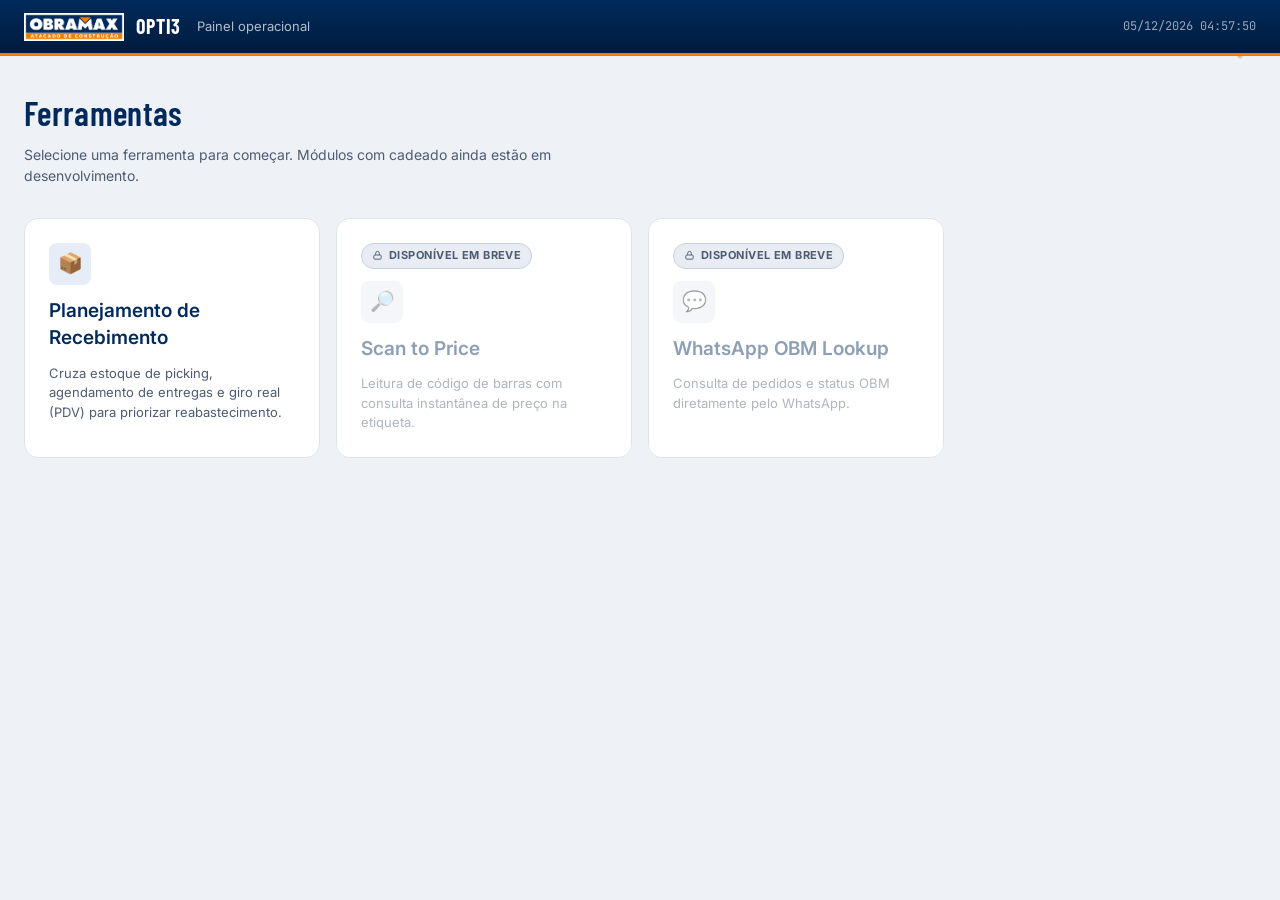
<file: index.html>
<!DOCTYPE html>
<html lang="pt-BR">
<head>
<meta charset="UTF-8">
<meta name="viewport" content="width=device-width, initial-scale=1.0">
<title>OPTI3 · Painel Operacional</title>
<link rel="stylesheet" href="assets/css/tokens.css">
<link rel="stylesheet" href="assets/css/base.css">
<link rel="stylesheet" href="assets/css/components.css">
<link rel="icon" href="assets/img/obramax-mark.png">
<script src="assets/js/config.js"></script>
</head>
<body>
<div class="scanlines"></div>

<header class="topbar">
  <a href="index.html" class="topbar__mark"><img src="assets/img/obramax-logo.png" alt="Obramax" class="topbar__logo"> OPTI3</a>
  <span class="topbar__crumbs">Painel operacional</span>
  <div class="topbar__spacer"></div>
  <span class="topbar__meta" id="relogio"></span>
</header>

<main class="page">
  <section style="margin-bottom:var(--sp-6);">
    <h1 style="font-size:34px;">Ferramentas</h1>
    <p class="u-muted" style="max-width:640px; margin-top:8px;">
      Selecione uma ferramenta para começar. Módulos com cadeado ainda estão em desenvolvimento.
    </p>
  </section>

  <section class="tool-grid" id="grid-ferramentas"></section>
</main>

<script>
  function atualizarRelogio() {
    const el = document.getElementById("relogio");
    const agora = new Date();
    el.textContent = agora.toLocaleDateString("pt-BR") + "  " + agora.toLocaleTimeString("pt-BR");
  }
  atualizarRelogio();
  setInterval(atualizarRelogio, 1000);

  function iconeCadeado() {
    return '<svg viewBox="0 0 24 24" fill="none" stroke="currentColor" stroke-width="2"><rect x="4" y="11" width="16" height="9" rx="2"/><path d="M8 11V7a4 4 0 0 1 8 0v4"/></svg>';
  }

  const grid = document.getElementById("grid-ferramentas");
  window.TITAN_CONFIG.FERRAMENTAS.forEach((f) => {
    const bloqueado = f.status === "bloqueado";
    const card = document.createElement(bloqueado ? "div" : "a");
    if (!bloqueado) card.href = f.href;
    card.className = "tool-card" + (bloqueado ? " tool-card--locked" : "");
    card.innerHTML = `
      ${bloqueado ? `<span class="lock-pill">${iconeCadeado()} Disponível em breve</span>` : ""}
      <div class="tool-card__icon">${f.icone}</div>
      <div class="tool-card__title">${f.nome}</div>
      <div class="tool-card__desc">${f.descricao}</div>
    `;
    grid.appendChild(card);
  });
</script>
</body>
</html>
</file>
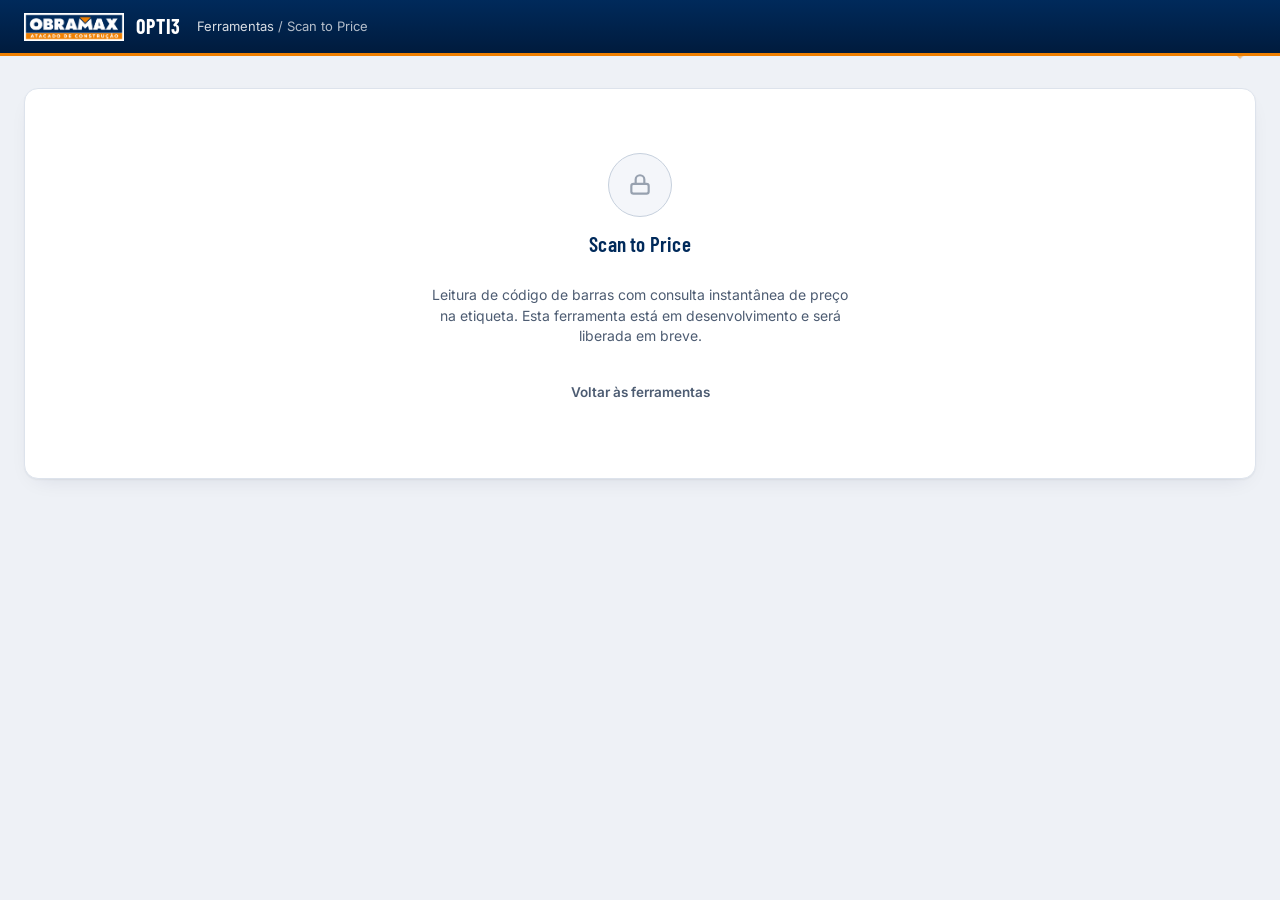
<file: modules/scan-to-price/index.html>
<!DOCTYPE html>
<html lang="pt-BR">
<head>
<meta charset="UTF-8">
<meta name="viewport" content="width=device-width, initial-scale=1.0">
<title>Scan to Price · OPTI3</title>
<link rel="stylesheet" href="../../assets/css/tokens.css">
<link rel="stylesheet" href="../../assets/css/base.css">
<link rel="stylesheet" href="../../assets/css/components.css">
<link rel="icon" href="../../assets/img/obramax-mark.png">
</head>
<body>
<div class="scanlines"></div>
<header class="topbar">
  <a href="../../index.html" class="topbar__mark"><img src="../../assets/img/obramax-logo.png" alt="Obramax" class="topbar__logo"> OPTI3</a>
  <span class="topbar__crumbs"><a href="../../index.html">Ferramentas</a> / Scan to Price</span>
</header>
<main class="page">
  <div class="card card--pad locked-panel">
    <div class="locked-panel__icon">
      <svg width="26" height="26" viewBox="0 0 24 24" fill="none" stroke="currentColor" stroke-width="2"><rect x="4" y="11" width="16" height="9" rx="2"/><path d="M8 11V7a4 4 0 0 1 8 0v4"/></svg>
    </div>
    <h2>Scan to Price</h2>
    <p class="u-muted" style="max-width:420px;">
      Leitura de código de barras com consulta instantânea de preço na etiqueta.
      Esta ferramenta está em desenvolvimento e será liberada em breve.
    </p>
    <a href="../../index.html" class="btn btn--ghost">Voltar às ferramentas</a>
  </div>
</main>
</body>
</html>
</file>
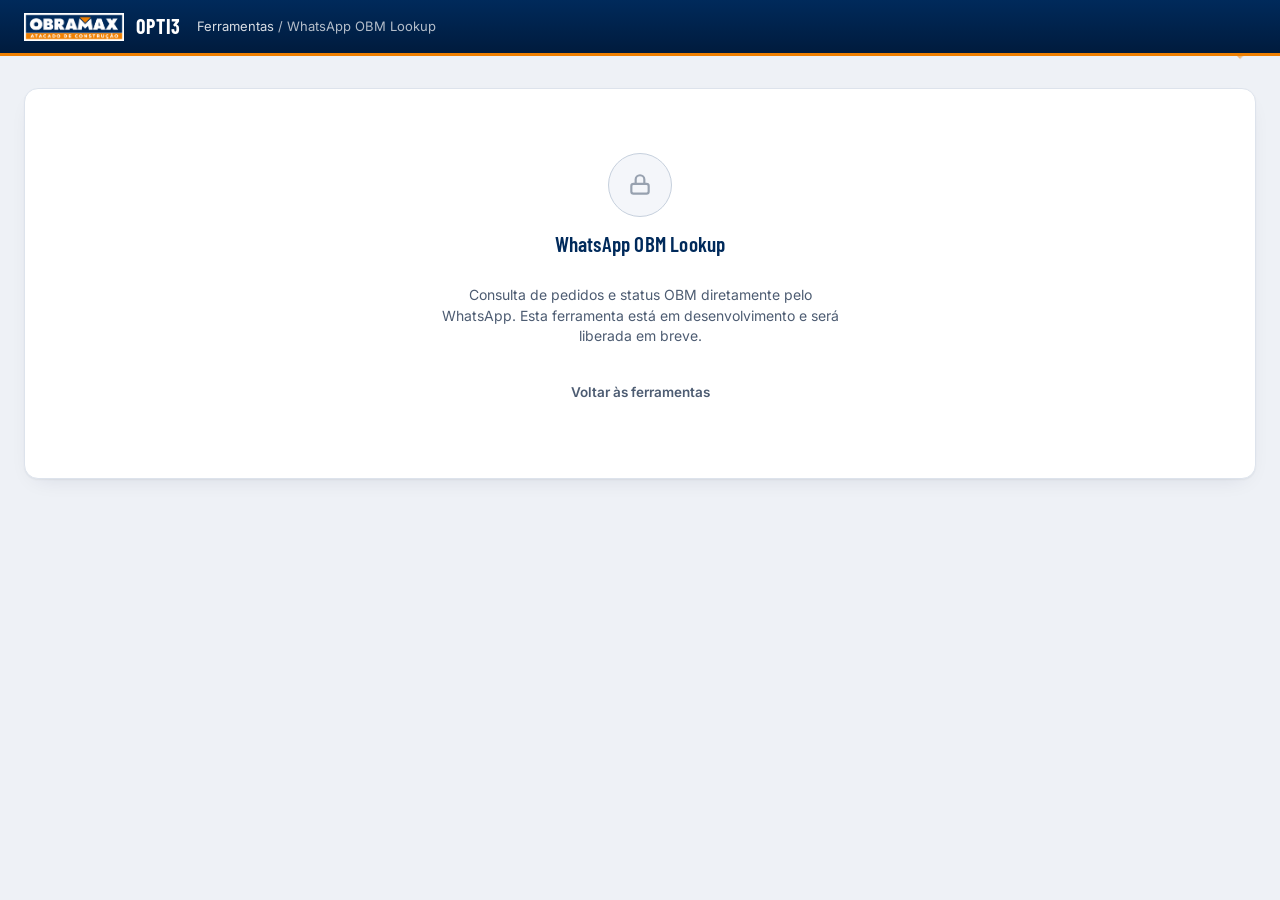
<file: modules/whatsapp-obm/index.html>
<!DOCTYPE html>
<html lang="pt-BR">
<head>
<meta charset="UTF-8">
<meta name="viewport" content="width=device-width, initial-scale=1.0">
<title>WhatsApp OBM Lookup · OPTI3</title>
<link rel="stylesheet" href="../../assets/css/tokens.css">
<link rel="stylesheet" href="../../assets/css/base.css">
<link rel="stylesheet" href="../../assets/css/components.css">
<link rel="icon" href="../../assets/img/obramax-mark.png">
</head>
<body>
<div class="scanlines"></div>
<header class="topbar">
  <a href="../../index.html" class="topbar__mark"><img src="../../assets/img/obramax-logo.png" alt="Obramax" class="topbar__logo"> OPTI3</a>
  <span class="topbar__crumbs"><a href="../../index.html">Ferramentas</a> / WhatsApp OBM Lookup</span>
</header>
<main class="page">
  <div class="card card--pad locked-panel">
    <div class="locked-panel__icon">
      <svg width="26" height="26" viewBox="0 0 24 24" fill="none" stroke="currentColor" stroke-width="2"><rect x="4" y="11" width="16" height="9" rx="2"/><path d="M8 11V7a4 4 0 0 1 8 0v4"/></svg>
    </div>
    <h2>WhatsApp OBM Lookup</h2>
    <p class="u-muted" style="max-width:420px;">
      Consulta de pedidos e status OBM diretamente pelo WhatsApp.
      Esta ferramenta está em desenvolvimento e será liberada em breve.
    </p>
    <a href="../../index.html" class="btn btn--ghost">Voltar às ferramentas</a>
  </div>
</main>
</body>
</html>
</file>
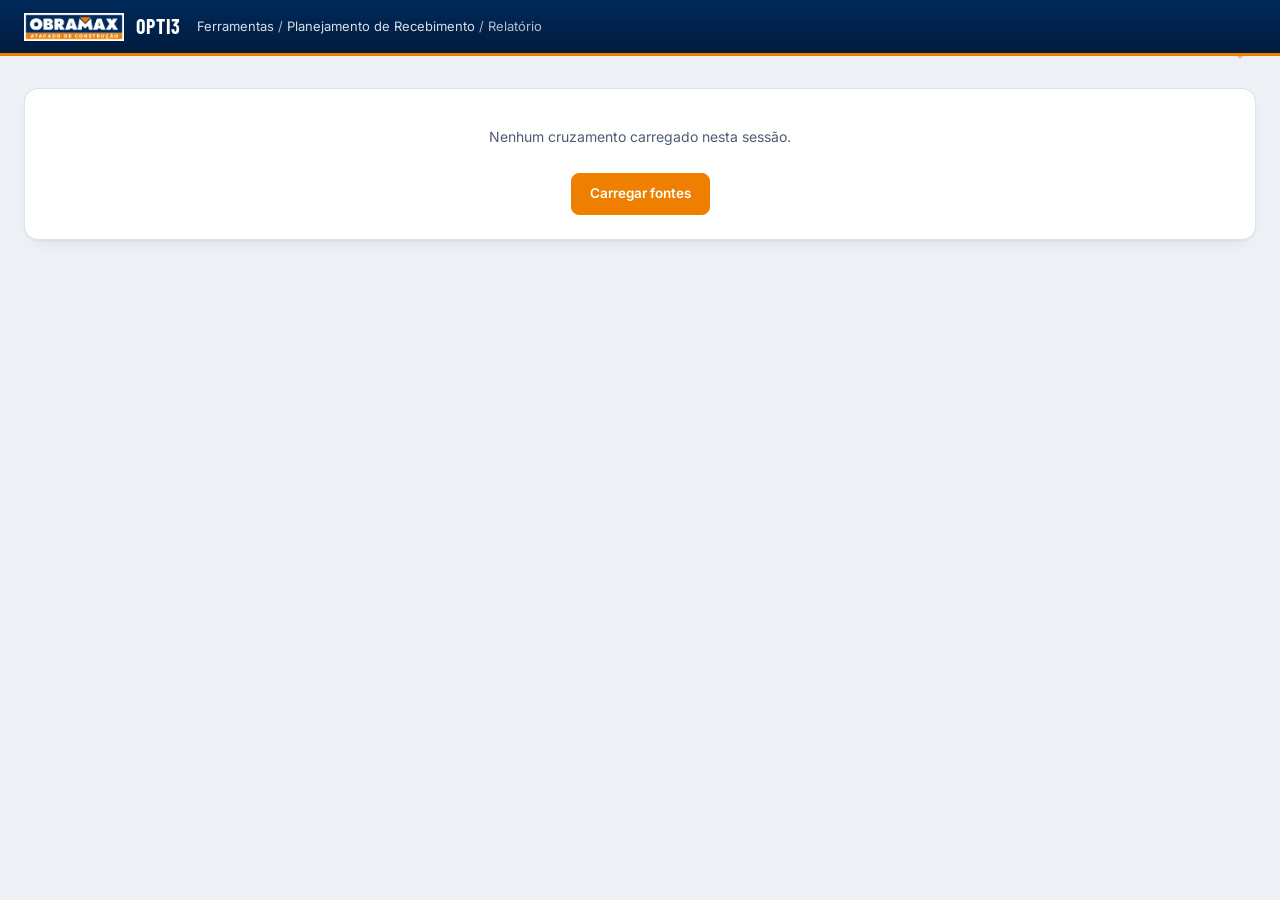
<file: modules/recebimento/relatorio.html>
<!DOCTYPE html>
<html lang="pt-BR">
<head>
<meta charset="UTF-8">
<meta name="viewport" content="width=device-width, initial-scale=1.0">
<title>Prioridade de Reabastecimento · OPTI3</title>
<link rel="stylesheet" href="../../assets/css/tokens.css">
<link rel="stylesheet" href="../../assets/css/base.css">
<link rel="stylesheet" href="../../assets/css/components.css">
<link rel="icon" href="../../assets/img/obramax-mark.png">
<style>
  /* específico do relatório */
  .rel-header{ display:flex; justify-content:space-between; align-items:flex-start; gap:var(--sp-5); flex-wrap:wrap; margin-bottom:var(--sp-5); }
  .rel-header h1{ font-size:30px; }
  .rel-subtitulo{ color:var(--ink-1); font-size:13px; max-width:760px; margin-top:6px; line-height:1.6; }
  .rel-actions{ display:flex; gap:var(--sp-2); }
  .cat-section{ margin-top:var(--sp-7); }
  .cat-section__head{ display:flex; align-items:baseline; gap:var(--sp-3); margin-bottom:4px; }
  .cat-section__titulo{ font-size:20px; }
  .cat-section__sub{ color:var(--ink-1); font-size:12.5px; margin-bottom:var(--sp-3); font-style:italic; }
  .empty-note{ color:var(--ink-2); font-size:13px; padding:var(--sp-3) 0; }
  .ajustado{ box-shadow: inset 0 0 0 1px var(--amber-0); }
  #no-data{ display:none; }
</style>
</head>
<body>
<div class="scanlines"></div>

<header class="topbar">
  <a href="../../index.html" class="topbar__mark"><img src="../../assets/img/obramax-logo.png" alt="Obramax" class="topbar__logo"> OPTI3</a>
  <span class="topbar__crumbs"><a href="../../index.html">Ferramentas</a> / <a href="upload.html">Planejamento de Recebimento</a> / Relatório</span>
  <div class="topbar__spacer"></div>
  <span class="topbar__meta" id="gerado-em"></span>
</header>

<main class="page">

  <div id="no-data" class="card card--pad" style="text-align:center;">
    <p class="u-muted">Nenhum cruzamento carregado nesta sessão.</p>
    <a href="upload.html" class="btn btn--primary" style="margin-top:12px;">Carregar fontes</a>
  </div>

  <div id="conteudo">
    <div class="rel-header">
      <div>
        <h1>Prioridade de Reabastecimento — Operação de Hoje</h1>
        <p class="rel-subtitulo" id="rel-subtitulo"></p>
      </div>
      <div class="rel-actions no-print">
        <button class="btn btn--ghost" id="btn-novo">Novo cruzamento</button>
        <button class="btn btn--primary" id="btn-imprimir">Gerar / Imprimir relatório</button>
      </div>
    </div>

    <section class="no-print" style="margin-bottom:var(--sp-5);">
      <div class="section-tabs" id="section-tabs"></div>
    </section>

    <section class="stat-row" id="stat-row"></section>

    <section class="card card--pad" style="margin-top:var(--sp-5);">
      <h3 style="font-size:16px; margin-bottom:var(--sp-3);">Endereçamento no AEL — visão rápida</h3>
      <div id="ael-quick" class="stat-row"></div>
    </section>

    <p class="rel-subtitulo" style="margin-top:var(--sp-5);">
      Como usar: comece pela seção de ruptura e desça na ordem (a prioridade dentro de cada seção já está
      ordenada pela cobertura mais curta primeiro). A coluna "Dias Cobert." mostra quantos dias o estoque
      do picking aguenta no ritmo de venda real — não o percentual do lote que chega hoje. Os valores de
      "Estoque Picking" são editáveis: ajuste a contagem e a categoria é recalculada na hora. A seção
      "Sem giro" reúne itens sem venda registrada nos últimos 30 dias — revisar manualmente.
    </p>

    <div id="categorias-container"></div>

    <section class="cat-section">
      <div class="cat-section__head">
        <h2 class="cat-section__titulo">Candidatos a Consolidação no AEL</h2>
      </div>
      <p class="cat-section__sub">Produtos já espalhados em 2 ou mais posições no AEL — aproveite a subida de hoje para reunir tudo em um único endereço.</p>
      <div id="consolidacao-container"></div>
    </section>
  </div>
</main>

<script src="../../assets/js/vendor/xlsx.full.min.js"></script>
<script src="../../assets/js/config.js"></script>
<script src="../../assets/js/logic.js"></script>
<script src="../../assets/js/format.js"></script>
<script src="../../assets/js/state.js"></script>
<script src="relatorio.js"></script>
</body>
</html>
</file>
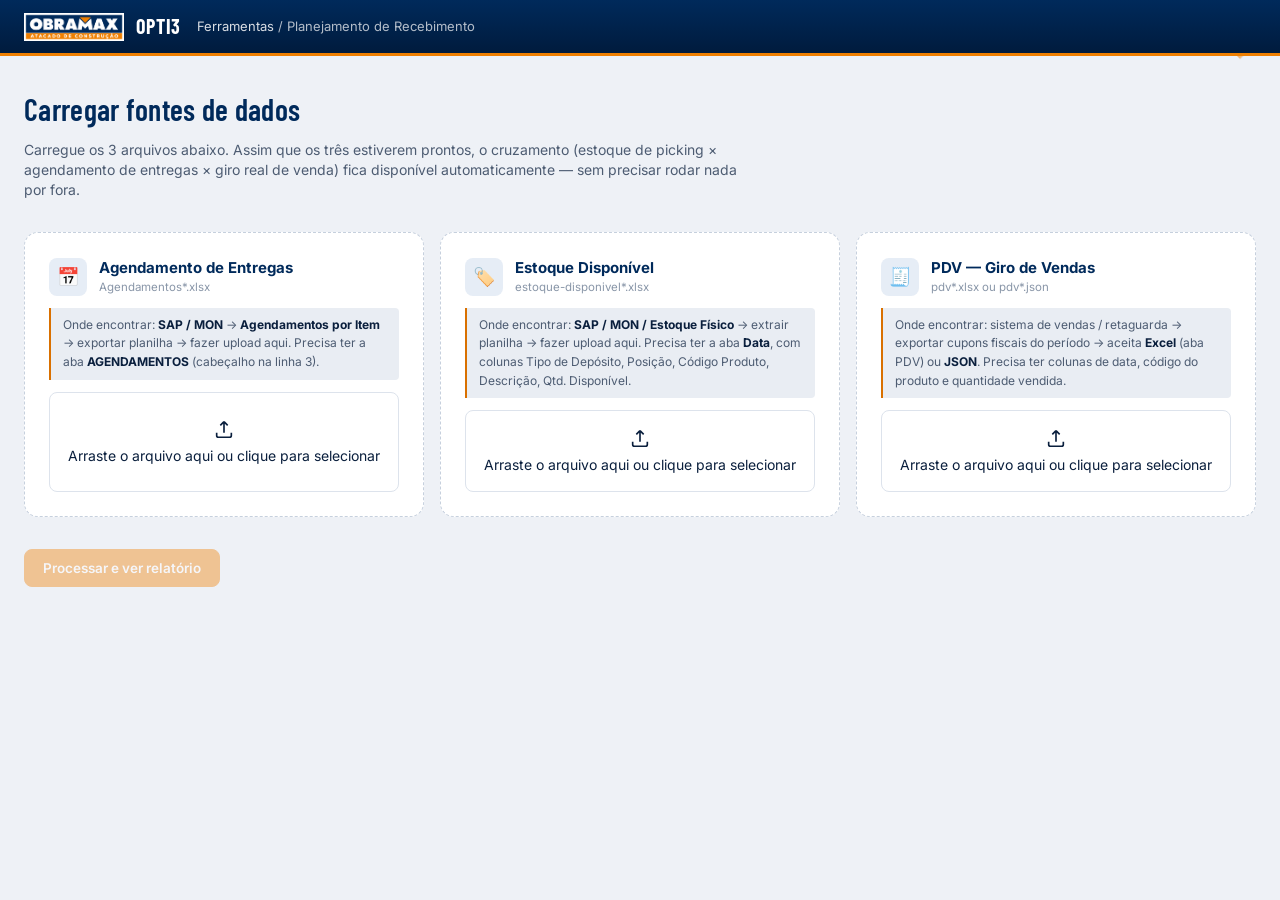
<file: modules/recebimento/upload.html>
<!DOCTYPE html>
<html lang="pt-BR">
<head>
<meta charset="UTF-8">
<meta name="viewport" content="width=device-width, initial-scale=1.0">
<title>Planejamento de Recebimento · Carregar fontes · OPTI3</title>
<link rel="stylesheet" href="../../assets/css/tokens.css">
<link rel="stylesheet" href="../../assets/css/base.css">
<link rel="stylesheet" href="../../assets/css/components.css">
<link rel="icon" href="../../assets/img/obramax-mark.png">
</head>
<body>
<div class="scanlines"></div>

<header class="topbar">
  <a href="../../index.html" class="topbar__mark"><img src="../../assets/img/obramax-logo.png" alt="Obramax" class="topbar__logo"> OPTI3</a>
  <span class="topbar__crumbs"><a href="../../index.html">Ferramentas</a> / Planejamento de Recebimento</span>
</header>

<main class="page">
  <section style="margin-bottom:var(--sp-6);">
    <h1 style="font-size:30px;">Carregar fontes de dados</h1>
    <p class="u-muted" style="max-width:720px; margin-top:8px;">
      Carregue os 3 arquivos abaixo. Assim que os três estiverem prontos, o cruzamento
      (estoque de picking × agendamento de entregas × giro real de venda) fica disponível
      automaticamente — sem precisar rodar nada por fora.
    </p>
  </section>

  <section class="upload-grid" id="grid-uploads"></section>

  <section id="area-erro" style="margin-top:var(--sp-5); display:none;"></section>

  <section style="margin-top:var(--sp-6); display:flex; align-items:center; gap:var(--sp-4);">
    <button class="btn btn--primary" id="btn-processar" disabled>Processar e ver relatório</button>
    <span class="u-faint" id="status-processamento"></span>
  </section>
</main>

<script src="../../assets/js/vendor/xlsx.full.min.js"></script>
<script src="../../assets/js/config.js"></script>
<script src="../../assets/js/parsers.js"></script>
<script src="../../assets/js/logic.js"></script>
<script src="../../assets/js/state.js"></script>
<script src="upload.js"></script>
</body>
</html>
</file>
<file: assets/css/tokens.css>
/* ==========================================================================
   OPTI3 · Design Tokens
   Paleta: identidade Obramax — navy institucional + laranja de destaque.
   ========================================================================== */
:root{
  /* --- superfícies (tema claro, corporativo) --- */
  --bg-0: #eef1f6;      /* fundo geral */
  --bg-1: #ffffff;      /* cards */
  --bg-2: #f4f6fa;      /* cards elevados / hover */
  --bg-3: #e9edf3;      /* inputs, trilhos */
  --line: #dde3ec;      /* bordas sutis */
  --line-strong: #c6d0dd;

  /* --- texto --- */
  --ink-0: #0a1f3d;     /* texto principal (navy escuro) */
  --ink-1: #4d5c72;     /* texto secundário */
  --ink-2: #8996a8;     /* texto terciário / placeholder */

  /* --- marca Obramax --- */
  --navy-0: #002a5b;    /* navy institucional */
  --navy-1: #001b3d;    /* navy escuro (hover / gradiente) */
  --navy-tint: #e6edf6; /* navy bem clarinho, para fundos suaves */

  --orange-0: #ef7f00;  /* laranja de marca (acento principal) */
  --orange-1: #d97000;  /* laranja hover / pressed */
  --orange-tint: #fdecd6;

  /* aliases usados pelos componentes existentes (acento operacional) */
  --amber-0: var(--orange-0);
  --amber-1: var(--orange-1);
  --amber-dim: var(--orange-tint);

  /* --- categorias (herdadas do relatório original, ajustadas ao tema claro) --- */
  --cat-ruptura: #c62d2d;
  --cat-critico: #d9640c;
  --cat-moderado: #b3860a;
  --cat-armazenar: #1f8a57;
  --cat-semgiro: #66707c;

  --cat-ruptura-bg: #fbe7e6;
  --cat-critico-bg: #fdedd9;
  --cat-moderado-bg: #faf1d6;
  --cat-armazenar-bg: #e2f5eb;
  --cat-semgiro-bg: #eaedf1;

  /* --- estado --- */
  --ok: #1f8a57;
  --warn: #d9640c;
  --danger: #c62d2d;
  --locked: #97a1af;

  /* --- tipografia --- */
  --font-display: 'Barlow Condensed', 'Arial Narrow', sans-serif;
  --font-body: 'Inter', -apple-system, BlinkMacSystemFont, 'Segoe UI', sans-serif;
  --font-mono: 'JetBrains Mono', 'SF Mono', Consolas, monospace;

  /* --- escala --- */
  --radius-s: 4px;
  --radius-m: 8px;
  --radius-l: 14px;
  --shadow-card: 0 1px 2px rgba(10,31,61,.06), 0 8px 24px -12px rgba(10,31,61,.14);
  --shadow-pop: 0 20px 60px -20px rgba(10,31,61,.28);

  --sp-1: 4px; --sp-2: 8px; --sp-3: 12px; --sp-4: 16px;
  --sp-5: 24px; --sp-6: 32px; --sp-7: 48px; --sp-8: 64px;
}
</file>
<file: assets/css/base.css>
@import url('https://fonts.googleapis.com/css2?family=Barlow+Condensed:wght@500;600;700&family=Inter:wght@400;500;600;700&family=JetBrains+Mono:wght@400;500;700&display=swap');

*, *::before, *::after{ box-sizing:border-box; }
html,body{ height:100%; }
body{
  margin:0;
  background:var(--bg-0);
  color:var(--ink-0);
  font-family:var(--font-body);
  font-size:14px;
  line-height:1.45;
  -webkit-font-smoothing:antialiased;
}
h1,h2,h3,h4{
  font-family:var(--font-display);
  font-weight:600;
  letter-spacing:.01em;
  margin:0;
  color:var(--navy-0);
}
a{ color:inherit; }
button{ font-family:inherit; }
::selection{ background:var(--orange-tint); color:var(--navy-0); }

/* foco visível, sempre */
:focus-visible{
  outline:2px solid var(--orange-0);
  outline-offset:2px;
  border-radius:var(--radius-s);
}

/* faixa superior fixa, comum a todas as páginas — navy institucional Obramax */
.topbar{
  position:sticky; top:0; z-index:40;
  display:flex; align-items:center; gap:var(--sp-4);
  padding:var(--sp-3) var(--sp-5);
  background:linear-gradient(180deg, var(--navy-0), var(--navy-1));
  border-bottom:3px solid var(--orange-0);
}
.topbar__mark{
  display:flex; align-items:center; gap:var(--sp-3);
  font-family:var(--font-display); font-weight:700; font-size:20px;
  letter-spacing:.04em; color:#fff; text-decoration:none;
}
.topbar__mark img.topbar__logo{
  height:28px; width:auto; display:block;
}
.topbar__mark .dot{ width:9px; height:9px; border-radius:50%; background:var(--orange-0);
  box-shadow:0 0 12px 2px rgba(239,127,0,.55); }
.topbar__crumbs{ color:rgba(255,255,255,.7); font-size:13px; }
.topbar__crumbs a{ color:rgba(255,255,255,.85); text-decoration:none; }
.topbar__crumbs a:hover{ color:var(--orange-0); }
.topbar__spacer{ flex:1; }
.topbar__meta{ color:rgba(255,255,255,.6); font-size:12px; font-family:var(--font-mono); }

.page{
  max-width:1280px;
  margin:0 auto;
  padding:var(--sp-6) var(--sp-5) var(--sp-8);
  position:relative;
}

/* leve decoração de canto, ecoando o triângulo laranja do template Obramax */
.scanlines{
  pointer-events:none;
  position:fixed; top:0; right:0; z-index:0; width:220px; height:220px; opacity:.5;
  background:
    linear-gradient(135deg, transparent 50%, var(--orange-0) 50.6%, var(--orange-0) 54%, transparent 54.6%);
  clip-path: polygon(100% 0, 100% 45%, 55% 0);
}

/* utilidades */
.u-mono{ font-family:var(--font-mono); }
.u-muted{ color:var(--ink-1); }
.u-faint{ color:var(--ink-2); }
.u-flex{ display:flex; }
.u-gap-2{ gap:var(--sp-2); } .u-gap-3{ gap:var(--sp-3); } .u-gap-4{ gap:var(--sp-4); }
.u-center{ align-items:center; }
.u-between{ justify-content:space-between; }
.u-wrap{ flex-wrap:wrap; }
.visually-hidden{ position:absolute; width:1px;height:1px; overflow:hidden; clip:rect(0 0 0 0); }

/* barra de seção estilo Obramax (navy sólido, texto branco, ponta em bisel) */
.section-bar{
  display:inline-block; background:var(--navy-0); color:#fff;
  font-family:var(--font-display); font-weight:600; font-size:16px;
  padding:8px 20px; border-radius:0 var(--radius-s) var(--radius-s) 0;
  border-left:4px solid var(--orange-0);
}

@media print{
  .topbar, .no-print{ display:none !important; }
  body{ background:#fff; color:#111; }
  .page{ max-width:none; padding:0; }
}
</file>
<file: assets/css/components.css>
/* ================= Botões ================= */
.btn{
  display:inline-flex; align-items:center; justify-content:center; gap:var(--sp-2);
  padding:10px 18px; border-radius:var(--radius-m);
  border:1px solid var(--line-strong); background:var(--bg-1); color:var(--ink-0);
  font-weight:600; font-size:13.5px; cursor:pointer; transition:.15s ease;
  text-decoration:none;
}
.btn:hover{ background:var(--bg-2); border-color:var(--navy-0); }
.btn:disabled{ opacity:.4; cursor:not-allowed; }
.btn--primary{ background:var(--orange-0); border-color:var(--orange-0); color:#fff; }
.btn--primary:hover{ background:var(--orange-1); border-color:var(--orange-1); }
.btn--ghost{ background:transparent; border-color:transparent; color:var(--ink-1); }
.btn--ghost:hover{ background:var(--bg-2); color:var(--navy-0); }
.btn--sm{ padding:6px 12px; font-size:12.5px; }
.btn--block{ width:100%; }

/* ================= Cards ================= */
.card{
  background:var(--bg-1); border:1px solid var(--line); border-radius:var(--radius-l);
  box-shadow:var(--shadow-card);
}
.card--pad{ padding:var(--sp-5); }

/* ================= Ferramentas (hub) ================= */
.tool-grid{
  display:grid; grid-template-columns:repeat(auto-fill, minmax(280px,1fr));
  gap:var(--sp-4);
}
.tool-card{
  position:relative; display:flex; flex-direction:column; gap:var(--sp-3);
  padding:var(--sp-5); border-radius:var(--radius-l);
  background:var(--bg-1); border:1px solid var(--line);
  text-decoration:none; color:var(--ink-0);
  transition:.18s ease; overflow:hidden;
}
.tool-card::before{
  content:''; position:absolute; inset:0 0 auto 0; height:3px;
  background:linear-gradient(90deg, var(--orange-0), var(--navy-0));
  opacity:0; transition:.18s ease;
}
.tool-card:hover{ border-color:var(--navy-0); transform:translateY(-2px); box-shadow:var(--shadow-pop); }
.tool-card:hover::before{ opacity:1; }
.tool-card__icon{
  width:42px; height:42px; border-radius:var(--radius-m);
  display:flex; align-items:center; justify-content:center;
  background:var(--navy-tint); color:var(--navy-0); font-size:20px;
}
.tool-card__title{ font-size:19px; font-weight:600; color:var(--navy-0); }
.tool-card__desc{ color:var(--ink-1); font-size:13px; line-height:1.5; }
.tool-card--locked{ cursor:default; }
.tool-card--locked:hover{ transform:none; box-shadow:var(--shadow-card); border-color:var(--line); }
.tool-card--locked .tool-card__icon{ color:var(--locked); background:var(--bg-3); }
.tool-card--locked::after{
  content:''; position:absolute; inset:0; background:rgba(255,255,255,.55);
}
.lock-pill{
  display:inline-flex; align-items:center; gap:6px; align-self:flex-start;
  font-size:11px; font-weight:700; letter-spacing:.04em; text-transform:uppercase;
  padding:4px 10px; border-radius:99px; background:var(--bg-3); color:var(--ink-1);
  border:1px solid var(--line-strong); z-index:1;
}
.lock-pill svg{ width:11px; height:11px; }

/* ================= Badges de categoria ================= */
.badge{
  display:inline-flex; align-items:center; gap:6px;
  padding:3px 10px; border-radius:99px; font-size:11.5px; font-weight:700;
  letter-spacing:.02em; white-space:nowrap;
}
.badge .dot{ width:7px; height:7px; border-radius:50%; }
.badge--ruptura{ background:var(--cat-ruptura-bg); color:var(--cat-ruptura); }
.badge--critico{ background:var(--cat-critico-bg); color:var(--cat-critico); }
.badge--moderado{ background:var(--cat-moderado-bg); color:var(--cat-moderado); }
.badge--armazenar{ background:var(--cat-armazenar-bg); color:var(--cat-armazenar); }
.badge--semgiro{ background:var(--cat-semgiro-bg); color:var(--cat-semgiro); }

/* ================= Upload boxes ================= */
.upload-grid{ display:grid; grid-template-columns:repeat(auto-fit,minmax(300px,1fr)); gap:var(--sp-4); }
.upload-box{
  position:relative; padding:var(--sp-5); border-radius:var(--radius-l);
  background:var(--bg-1); border:1.5px dashed var(--line-strong);
  transition:.15s ease; display:flex; flex-direction:column; gap:var(--sp-3);
  min-height:220px;
}
.upload-box.is-dragover{ border-color:var(--orange-0); background:var(--orange-tint); }
.upload-box.is-filled{ border-style:solid; border-color:var(--ok); background:var(--cat-armazenar-bg); }
.upload-box__head{ display:flex; align-items:center; gap:var(--sp-3); }
.upload-box__icon{
  width:38px; height:38px; border-radius:var(--radius-m); flex:none;
  background:var(--navy-tint); display:flex; align-items:center; justify-content:center; font-size:18px;
}
.upload-box__title{ font-weight:700; font-size:15px; color:var(--navy-0); }
.upload-box__hint{
  font-size:12px; color:var(--ink-1); background:var(--bg-3);
  border-left:2px solid var(--orange-1); border-radius:0 var(--radius-s) var(--radius-s) 0;
  padding:var(--sp-2) var(--sp-3); line-height:1.55;
}
.upload-box__hint b{ color:var(--ink-0); }
.upload-box__drop{
  flex:1; display:flex; flex-direction:column; align-items:center; justify-content:center;
  gap:6px; border-radius:var(--radius-m); padding:var(--sp-4); cursor:pointer;
  border:1px solid var(--line);
}
.upload-box__drop:hover{ background:var(--bg-2); }
.upload-box__filename{ font-family:var(--font-mono); font-size:12px; color:var(--ok); word-break:break-all; text-align:center; }
.upload-box input[type=file]{ display:none; }

/* ================= Tabs de seção ================= */
.section-tabs{
  display:flex; gap:6px; flex-wrap:wrap; padding:4px; background:var(--bg-1);
  border:1px solid var(--line); border-radius:var(--radius-m);
}
.section-tab{
  padding:8px 14px; border-radius:var(--radius-s); font-size:13px; font-weight:600;
  color:var(--ink-1); cursor:pointer; border:1px solid transparent; white-space:nowrap;
  display:flex; align-items:center; gap:8px;
}
.section-tab:hover{ background:var(--bg-2); color:var(--navy-0); }
.section-tab.is-active{ background:var(--navy-0); color:#fff; border-color:var(--navy-0); }
.section-tab__count{
  font-family:var(--font-mono); font-size:11px; background:var(--bg-3);
  padding:1px 6px; border-radius:99px; color:var(--ink-2);
}
.section-tab.is-active .section-tab__count{ color:var(--orange-0); background:rgba(255,255,255,.12); }

/* ================= Tabelas ================= */
.table-wrap{ overflow-x:auto; border:1px solid var(--line); border-radius:var(--radius-m); }
table.data{ width:100%; border-collapse:collapse; font-size:12.5px; }
table.data th{
  position:sticky; top:0; background:var(--navy-0); color:#fff;
  text-align:left; font-size:11px; text-transform:uppercase; letter-spacing:.04em;
  padding:10px 12px; border-bottom:1px solid var(--navy-1); white-space:nowrap;
}
table.data td{ padding:9px 12px; border-bottom:1px solid var(--line); vertical-align:middle; }
table.data tbody tr:nth-child(even){ background:var(--bg-2); }
table.data tbody tr:hover{ background:var(--orange-tint); }
.qtd-input{
  width:76px; padding:5px 7px; background:var(--bg-1); border:1px solid var(--line-strong);
  border-radius:var(--radius-s); color:var(--ink-0); font-family:var(--font-mono); font-size:12.5px;
}
.qtd-input:focus{ border-color:var(--orange-0); }
.cell-num{ font-family:var(--font-mono); text-align:right; }
.cell-muted{ color:var(--ink-2); }

/* ================= Stat mini-cards ================= */
.stat-row{ display:grid; grid-template-columns:repeat(auto-fit,minmax(160px,1fr)); gap:var(--sp-3); }
.stat{
  padding:var(--sp-4); border-radius:var(--radius-m); background:var(--bg-1); border:1px solid var(--line);
  border-left:3px solid var(--orange-0);
}
.stat__value{ font-family:var(--font-display); font-size:30px; font-weight:700; line-height:1; color:var(--navy-0); }
.stat__label{ font-size:11.5px; color:var(--ink-1); margin-top:6px; text-transform:uppercase; letter-spacing:.04em; }

/* ================= Empty / lock states ================= */
.locked-panel{
  display:flex; flex-direction:column; align-items:center; text-align:center; gap:var(--sp-3);
  padding:var(--sp-8) var(--sp-5); color:var(--ink-1);
}
.locked-panel__icon{
  width:64px; height:64px; border-radius:50%; background:var(--bg-2); border:1px solid var(--line-strong);
  display:flex; align-items:center; justify-content:center; font-size:26px; color:var(--locked);
}

/* ================= Toast / alert ================= */
.alert{
  display:flex; gap:var(--sp-3); align-items:flex-start; padding:var(--sp-4);
  border-radius:var(--radius-m); border:1px solid var(--line-strong); background:var(--bg-1); font-size:13px;
}
.alert--warn{ border-color:#f0c48a; background:var(--cat-critico-bg); color:#8a4a03; }
.alert--error{ border-color:#f0a5a0; background:var(--cat-ruptura-bg); color:#8a1f1a; }
.alert--ok{ border-color:#9adfc0; background:var(--cat-armazenar-bg); color:#0f5c37; }

/* progress */
.progress{ height:4px; background:var(--bg-3); border-radius:99px; overflow:hidden; }
.progress__bar{ height:100%; background:var(--orange-0); transition:width .2s ease; }
</file>
